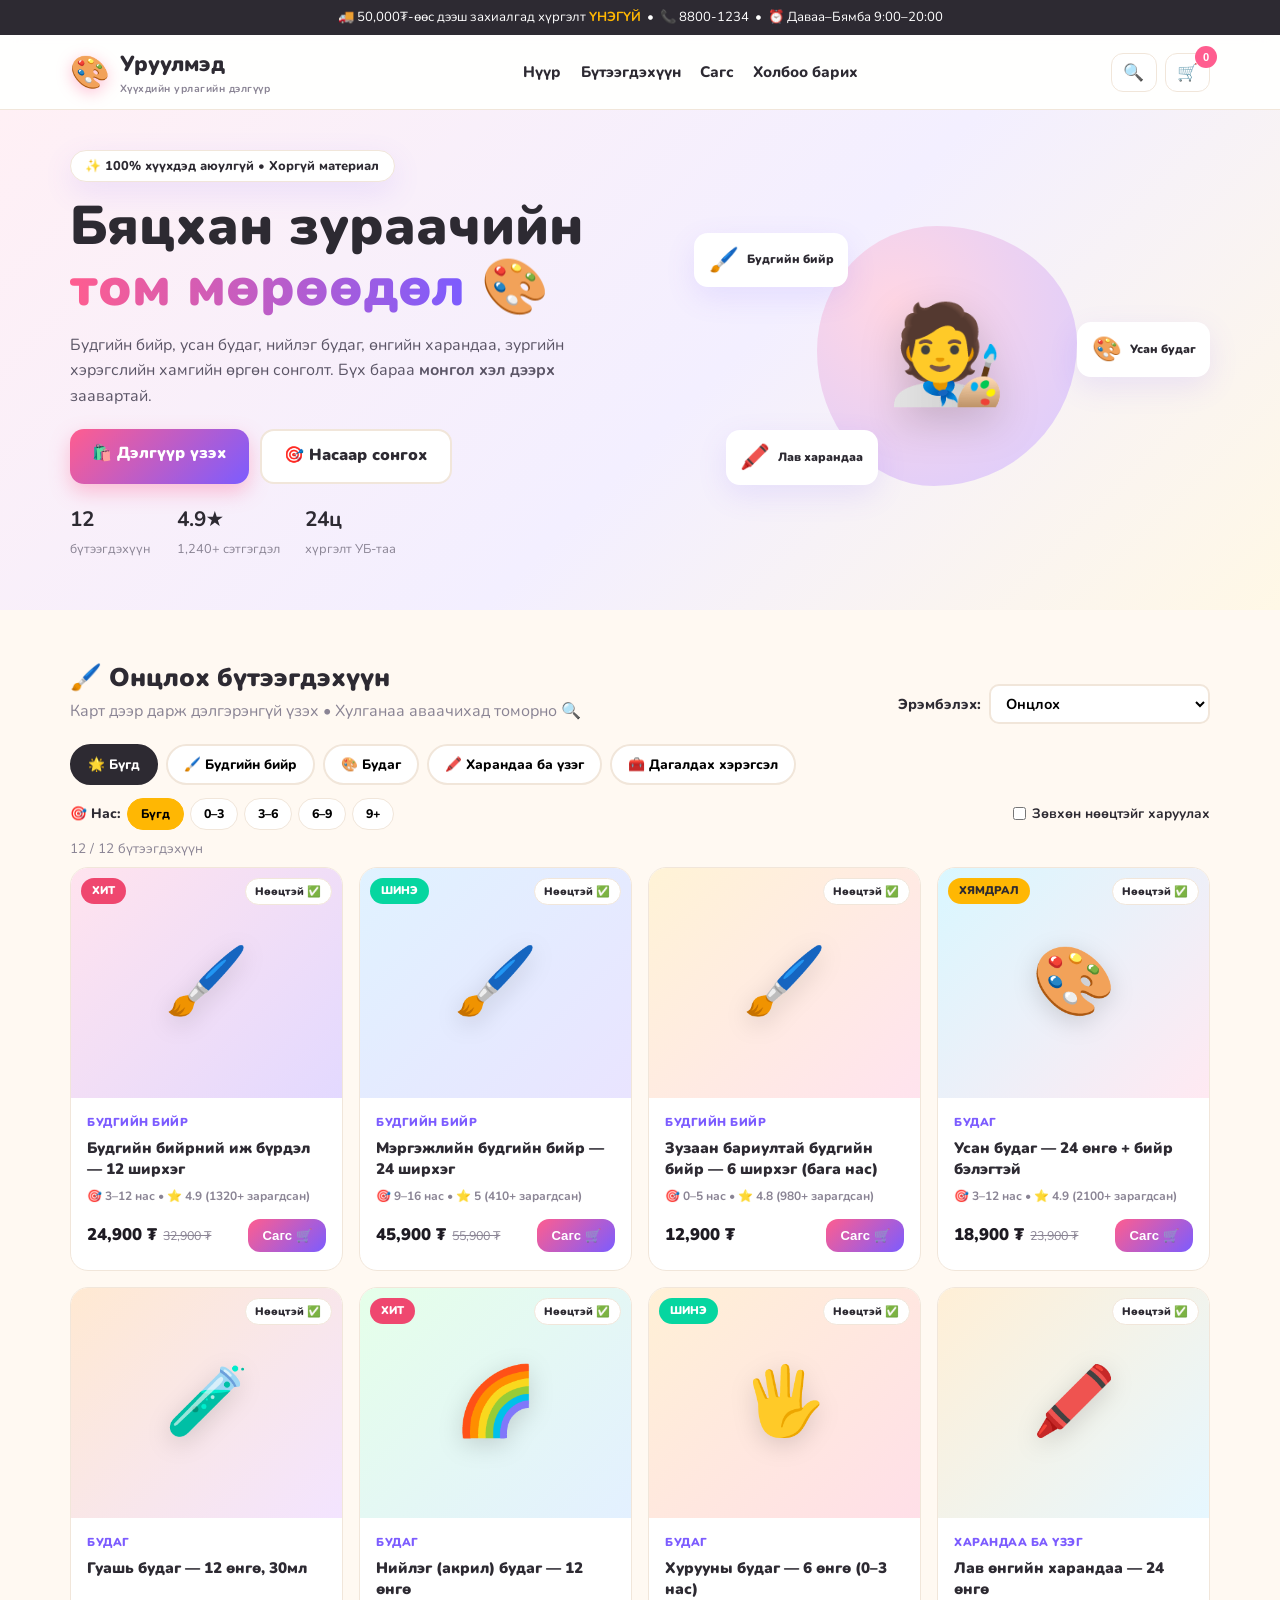
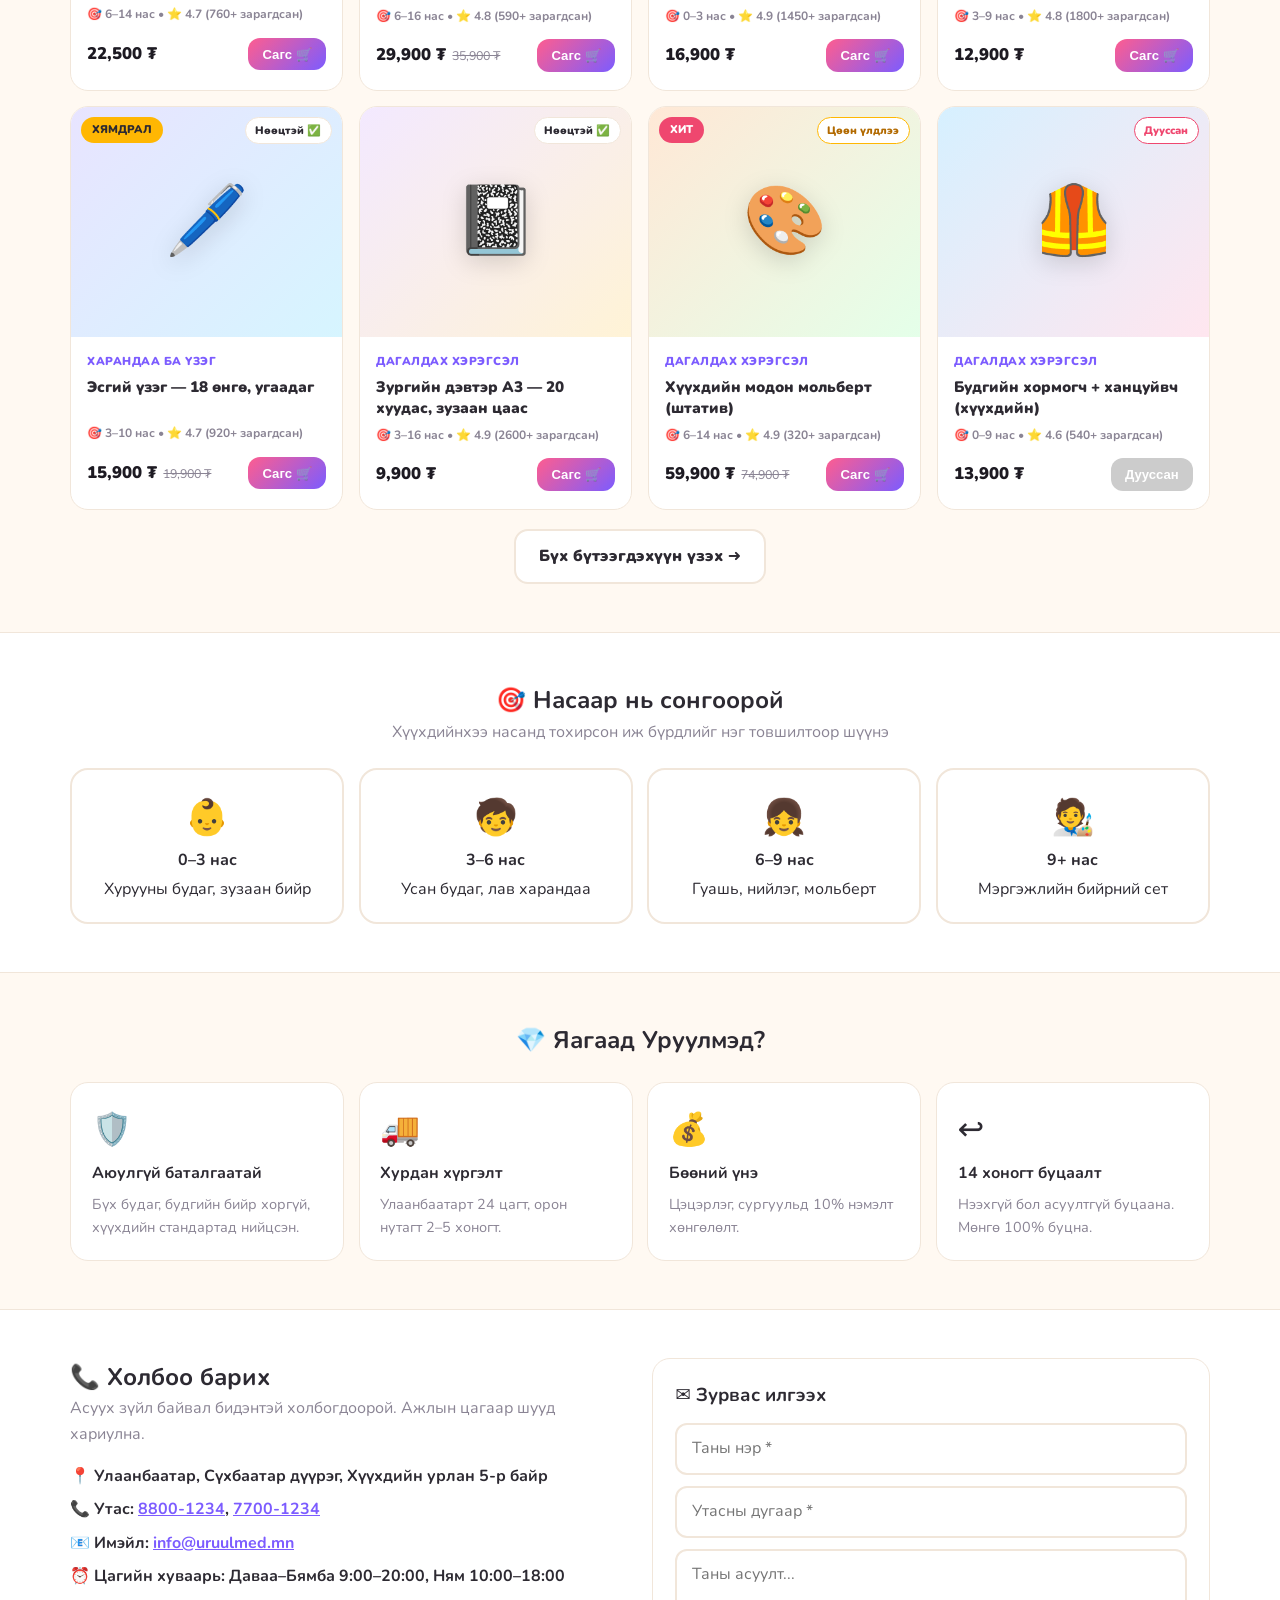
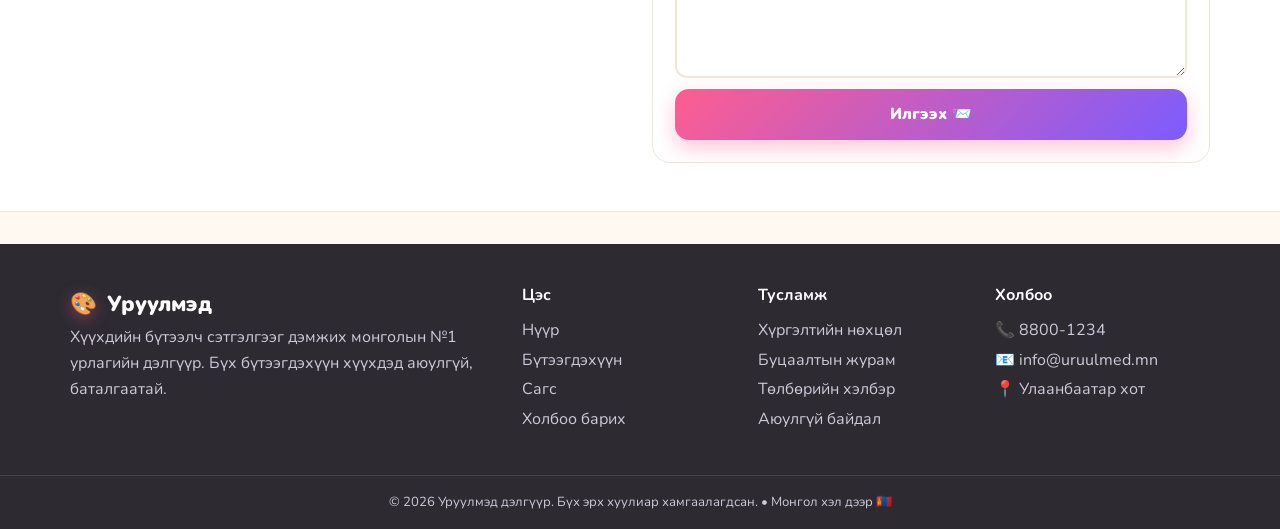
<file: index.html>
<!DOCTYPE html>
<html lang="mn">
<head>
<meta charset="UTF-8">
<meta name="viewport" content="width=device-width, initial-scale=1.0">
<title>Уруулмэд — Хүүхдийн Урлагийн Дэлгүүр | Будгийн бийр ба зургийн хэрэгсэл</title>
<meta name="description" content="Хүүхдийн будгийн бийр, усан будаг, нийлэг будаг, өнгийн харандаа, зургийн хэрэгслийн монгол онлайн дэлгүүр.">
<link rel="preconnect" href="https://fonts.googleapis.com">
<link href="https://fonts.googleapis.com/css2?family=Nunito:wght@400;600;700;800;900&display=swap" rel="stylesheet">
<link rel="stylesheet" href="style.css">
</head>
<body>
<div class="topbar">🚚 50,000₮-өөс дээш захиалгад хүргэлт <strong>ҮНЭГҮЙ</strong> &nbsp;•&nbsp; 📞 8800-1234 &nbsp;•&nbsp; ⏰ Даваа–Бямба 9:00–20:00</div>
<header class="header" id="header">
  <div class="container header-inner">
    <a href="index.html" class="logo"><span class="logo-icon">🎨</span><span class="logo-text">Уруулмэд<small>Хүүхдийн урлагийн дэлгүүр</small></span></a>
    <nav class="nav" id="nav" aria-label="Үндсэн цэс">
      <a href="index.html" class="nav-link active">Нүүр</a>
      <a href="products.html" class="nav-link">Бүтээгдэхүүн</a>
      <a href="cart.html" class="nav-link">Сагс</a>
      <a href="#holboo" class="nav-link">Холбоо барих</a>
    </nav>
    <div class="header-actions">
      <button class="search-toggle" id="searchToggle" aria-label="Хайлт">🔍</button>
      <button class="cart-btn" id="cartBtn" aria-label="Сагс нээх">🛒 <span class="cart-count" id="cartCount">0</span></button>
      <button class="burger" id="burger" aria-label="Цэс" aria-expanded="false"><span></span><span></span><span></span></button>
    </div>
  </div>
  <div class="search-bar" id="searchBar"><div class="container"><input type="search" id="searchInput" placeholder="Хайх: будгийн бийр, усан будаг, хормогч..." autocomplete="off"><button id="searchClear" aria-label="Цэвэрлэх">✕</button></div></div>
</header>
<main>
<section class="hero" id="nuur">
  <div class="container hero-grid">
    <div class="hero-text">
      <span class="pill">✨ 100% хүүхдэд аюулгүй • Хоргүй материал</span>
      <h1>Бяцхан зураачийн<br><span class="grad">том мөрөөдөл</span> 🎨</h1>
      <p>Будгийн бийр, усан будаг, нийлэг будаг, өнгийн харандаа, зургийн хэрэгслийн хамгийн өргөн сонголт. Бүх бараа <strong>монгол хэл дээрх</strong> заавартай.</p>
      <div class="hero-btns"><a href="products.html" class="btn btn-primary">🛍️ Дэлгүүр үзэх</a><a href="#nas" class="btn btn-ghost">🎯 Насаар сонгох</a></div>
      <div class="hero-stats"><div><strong id="statProducts">12</strong><span>бүтээгдэхүүн</span></div><div><strong>4.9★</strong><span>1,240+ сэтгэгдэл</span></div><div><strong>24ц</strong><span>хүргэлт УБ-таа</span></div></div>
    </div>
    <div class="hero-art" aria-hidden="true"><div class="hero-card hero-card-1">🖌️<span>Будгийн бийр</span></div><div class="hero-card hero-card-2">🎨<span>Усан будаг</span></div><div class="hero-card hero-card-3">🖍️<span>Лав харандаа</span></div><div class="hero-blob"></div><div class="hero-main">🧑‍🎨</div></div>
  </div>
</section>
<section class="section" id="buteegdehuun">
  <div class="container">
    <div class="section-head"><div><h2>🖌️ Онцлох бүтээгдэхүүн</h2><p class="muted">Карт дээр дарж дэлгэрэнгүй үзэх • Хулганаа аваачихад томорно 🔍</p></div>
      <div class="sort-wrap"><label for="sortSelect">Эрэмбэлэх:</label><select id="sortSelect"><option value="featured">Онцлох</option><option value="price-asc">Үнэ: хямдаас үнэтэй рүү</option><option value="price-desc">Үнэ: үнэтэйгээс хямд руу</option><option value="name">Нэрээр (А–Я)</option><option value="age">Насны доод хязгаараар</option></select></div>
    </div>
    <div class="filters"><button class="chip active" data-cat="all">🌟 Бүгд</button><button class="chip" data-cat="biir">🖌️ Будгийн бийр</button><button class="chip" data-cat="budag">🎨 Будаг</button><button class="chip" data-cat="harandaa">🖍️ Харандаа ба үзэг</button><button class="chip" data-cat="heregsel">🧰 Дагалдах хэрэгсэл</button></div>
    <div class="filters-row"><div class="age-filter"><span>🎯 Нас:</span><button class="mini active" data-age="all">Бүгд</button><button class="mini" data-age="0-3">0–3</button><button class="mini" data-age="3-6">3–6</button><button class="mini" data-age="6-9">6–9</button><button class="mini" data-age="9+">9+</button></div><label class="stock-only"><input type="checkbox" id="stockOnly"> Зөвхөн нөөцтэйг харуулах</label></div>
    <p class="result-info" id="resultInfo"></p>
    <div class="grid" id="productGrid" aria-live="polite"></div>
    <div class="empty" id="emptyState" hidden><div class="empty-icon">🔍</div><h3>Илэрц олдсонгүй</h3><p>Хайлтын үг эсвэл шүүлтүүрээ өөрчилж дахин оролдоно уу.</p><button class="btn btn-primary" id="resetFilters">Шүүлтүүр цэвэрлэх</button></div>
    <p class="center" style="margin-top:1.2rem"><a class="btn btn-ghost" href="products.html">Бүх бүтээгдэхүүн үзэх ➜</a></p>
  </div>
</section>
<section class="section section-soft" id="nas">
  <div class="container"><h2 class="center">🎯 Насаар нь сонгоорой</h2><p class="muted center">Хүүхдийнхээ насанд тохирсон иж бүрдлийг нэг товшилтоор шүүнэ</p>
    <div class="age-cards">
      <a class="age-card" href="products.html?age=0-3"><span class="age-emoji">👶</span><strong>0–3 нас</strong><span>Хурууны будаг, зузаан бийр</span></a>
      <a class="age-card" href="products.html?age=3-6"><span class="age-emoji">🧒</span><strong>3–6 нас</strong><span>Усан будаг, лав харандаа</span></a>
      <a class="age-card" href="products.html?age=6-9"><span class="age-emoji">👧</span><strong>6–9 нас</strong><span>Гуашь, нийлэг, мольберт</span></a>
      <a class="age-card" href="products.html?age=9+"><span class="age-emoji">🧑‍🎨</span><strong>9+ нас</strong><span>Мэргэжлийн бийрний сет</span></a>
    </div>
  </div>
</section>
<section class="section" id="davamag">
  <div class="container"><h2 class="center">💎 Яагаад Уруулмэд?</h2>
    <div class="perks"><div class="perk"><span>🛡️</span><strong>Аюулгүй баталгаатай</strong><p>Бүх будаг, будгийн бийр хоргүй, хүүхдийн стандартад нийцсэн.</p></div><div class="perk"><span>🚚</span><strong>Хурдан хүргэлт</strong><p>Улаанбаатарт 24 цагт, орон нутагт 2–5 хоногт.</p></div><div class="perk"><span>💰</span><strong>Бөөний үнэ</strong><p>Цэцэрлэг, сургуульд 10% нэмэлт хөнгөлөлт.</p></div><div class="perk"><span>↩️</span><strong>14 хоногт буцаалт</strong><p>Нээхгүй бол асуултгүй буцаана. Мөнгө 100% буцна.</p></div></div>
  </div>
</section>
<section class="section section-soft" id="holboo">
  <div class="container contact-grid"><div><h2>📞 Холбоо барих</h2><p class="muted">Асуух зүйл байвал бидэнтэй холбогдоорой. Ажлын цагаар шууд хариулна.</p><ul class="contact-list"><li>📍 Улаанбаатар, Сүхбаатар дүүрэг, Хүүхдийн урлан 5-р байр</li><li>📞 Утас: <a href="tel:88001234">8800-1234</a>, <a href="tel:77001234">7700-1234</a></li><li>📧 Имэйл: <a href="mailto:info@uruulmed.mn">info@uruulmed.mn</a></li><li>⏰ Цагийн хуваарь: Даваа–Бямба 9:00–20:00, Ням 10:00–18:00</li></ul></div>
    <form class="contact-form" id="contactForm"><h3>✉️ Зурвас илгээх</h3><input required name="name" placeholder="Таны нэр *" minlength="2"><input required name="phone" placeholder="Утасны дугаар *" title="Утасны дугаараа оруулна уу"><textarea name="msg" rows="4" placeholder="Таны асуулт..."></textarea><button class="btn btn-primary" type="submit">Илгээх 📨</button></form>
  </div>
</section>
</main>
<footer class="footer"><div class="container footer-grid"><div><div class="logo"><span class="logo-icon">🎨</span><span class="logo-text">Уруулмэд</span></div><p>Хүүхдийн бүтээлч сэтгэлгээг дэмжих монголын №1 урлагийн дэлгүүр. Бүх бүтээгдэхүүн хүүхдэд аюулгүй, баталгаатай.</p></div><div><strong>Цэс</strong><a href="index.html">Нүүр</a><a href="products.html">Бүтээгдэхүүн</a><a href="cart.html">Сагс</a><a href="#holboo">Холбоо барих</a></div><div><strong>Тусламж</strong><a href="#" data-info="Хүргэлт: УБ 24 цагт (5,000₮, 50,000₮-өөс дээш үнэгүй), орон нутаг 2–5 хоног.">Хүргэлтийн нөхцөл</a><a href="#" data-info="Нээхгүй барааг 14 хоногт буцаана. Чекээ хадгална уу.">Буцаалтын журам</a><a href="#" data-info="Дансаар, картаар, бэлнээр. Байгууллагаар нэхэмжлэх гаргана.">Төлбөрийн хэлбэр</a><a href="#" data-info="Бүх бараа хоргүй гэрчилгээтэй, хүүхдэд аюулгүй.">Аюулгүй байдал</a></div><div><strong>Холбоо</strong><span>📞 8800-1234</span><span>📧 info@uruulmed.mn</span><span>📍 Улаанбаатар хот</span></div></div><div class="footer-bottom">© 2026 Уруулмэд дэлгүүр. Бүх эрх хуулиар хамгаалагдсан. • Монгол хэл дээр 🇲🇳</div></footer>
<div class="overlay" id="cartOverlay" hidden></div>
<aside class="drawer" id="cartDrawer" aria-label="Худалдан авалтын сагс" aria-hidden="true">
  <div class="drawer-head"><h3>🛒 Таны сагс <span id="cartHeadCount">(0)</span></h3><button id="cartClose" aria-label="Сагс хаах">✕</button></div>
  <div class="drawer-body" id="cartItems"></div>
  <div class="drawer-foot"><div class="row"><span>Барааны дүн:</span><strong id="cartSubtotal">0 ₮</strong></div><div class="row"><span>Хүргэлт:</span><strong id="cartDelivery">0 ₮</strong></div><div class="free-hint" id="freeHint"></div><div class="row total"><span>Нийт төлөх:</span><strong id="cartTotal">0 ₮</strong></div><button class="btn btn-primary btn-block" id="checkoutBtn">Захиалга өгөх ➜</button><button class="btn btn-ghost btn-block" id="continueBtn">Үргэлжлүүлэн үзэх</button><p class="center" style="margin-top:.6rem"><a class="link-btn" href="cart.html">Сагсны хуудас руу очих ➜</a></p></div>
</aside>
<div class="overlay" id="modalOverlay" hidden></div>
<div class="modal" id="productModal" role="dialog" aria-modal="true" aria-label="Бүтээгдэхүүний дэлгэрэнгүй" hidden>
  <button class="modal-x" id="modalClose" aria-label="Хаах">✕</button>
  <div class="modal-grid"><div class="modal-visual" id="modalVisual"><span id="modalEmoji"></span><span class="modal-badge" id="modalBadge" hidden></span><span class="zoom-hint">🔍 Томруулж үзэх</span></div>
    <div class="modal-info"><p class="modal-cat" id="modalCat"></p><h3 id="modalName"></h3><div class="modal-rating" id="modalRating"></div>
      <div class="modal-specs"><div><span>🎯 Нас:</span><strong id="modalAge"></strong></div><div><span>🖌️ Үсний төрөл / Материал:</span><strong id="modalMaterial"></strong></div><div><span>📦 Үлдэгдэл:</span><strong id="modalStock"></strong></div><div><span>🏷️ Ангилал:</span><strong id="modalCatName"></strong></div></div>
      <p class="modal-desc" id="modalDesc"></p>
      <div class="modal-price-row"><span class="price" id="modalPrice"></span><span class="old-price" id="modalOld" hidden></span></div>
      <div class="qty-row"><span>Тоо:</span><div class="qty"><button id="qtyMinus" aria-label="Хасах">−</button><strong id="qtyVal">1</strong><button id="qtyPlus" aria-label="Нэмэх">+</button></div></div>
      <div class="modal-btns"><button class="btn btn-primary" id="modalAdd">Сагсанд хийх 🛒</button><button class="btn btn-ghost" id="modalBuy">Шууд худалдаж авах ⚡</button></div>
    </div>
  </div>
</div>
<div class="overlay" id="orderOverlay" hidden></div>
<div class="modal modal-sm" id="orderModal" role="dialog" aria-modal="true" aria-label="Захиалга баталгаажуулах" hidden>
  <button class="modal-x" id="orderClose" aria-label="Хаах">✕</button>
  <h3>📋 Захиалга баталгаажуулах</h3><p class="muted">Мэдээллээ оруулна уу — бид залгаж баталгаажуулна.</p>
  <form id="orderForm"><div class="form-grid"><input required name="name" placeholder="Овог нэр *" minlength="2"><input required name="phone" placeholder="Утас (8 оронтой тоо) *" pattern="[0-9]{8}" title="8 оронтой тоо оруулна уу"><input name="city" placeholder="Хот / Аймаг" value="Улаанбаатар"><input name="address" placeholder="Дүүрэг, хороо, байр, орц..."></div>
    <p class="form-label">Төлбөрийн хэлбэр:</p><div class="pay-methods"><label><input type="radio" name="pay" value="card" checked> 💳 Картаар</label><label><input type="radio" name="pay" value="cash"> 💵 Бэлнээр</label><label><input type="radio" name="pay" value="transfer"> 🏦 Дансаар</label></div>
    <div class="row total"><span>Төлөх дүн:</span><strong id="orderTotal">0 ₮</strong></div>
    <button class="btn btn-primary btn-block" type="submit">Захиалга баталгаажуулах ✅</button></form>
</div>
<div class="toast-wrap" id="toastWrap" aria-live="polite"></div>
<script src="script.js"></script>
</body>
</html>
</file>
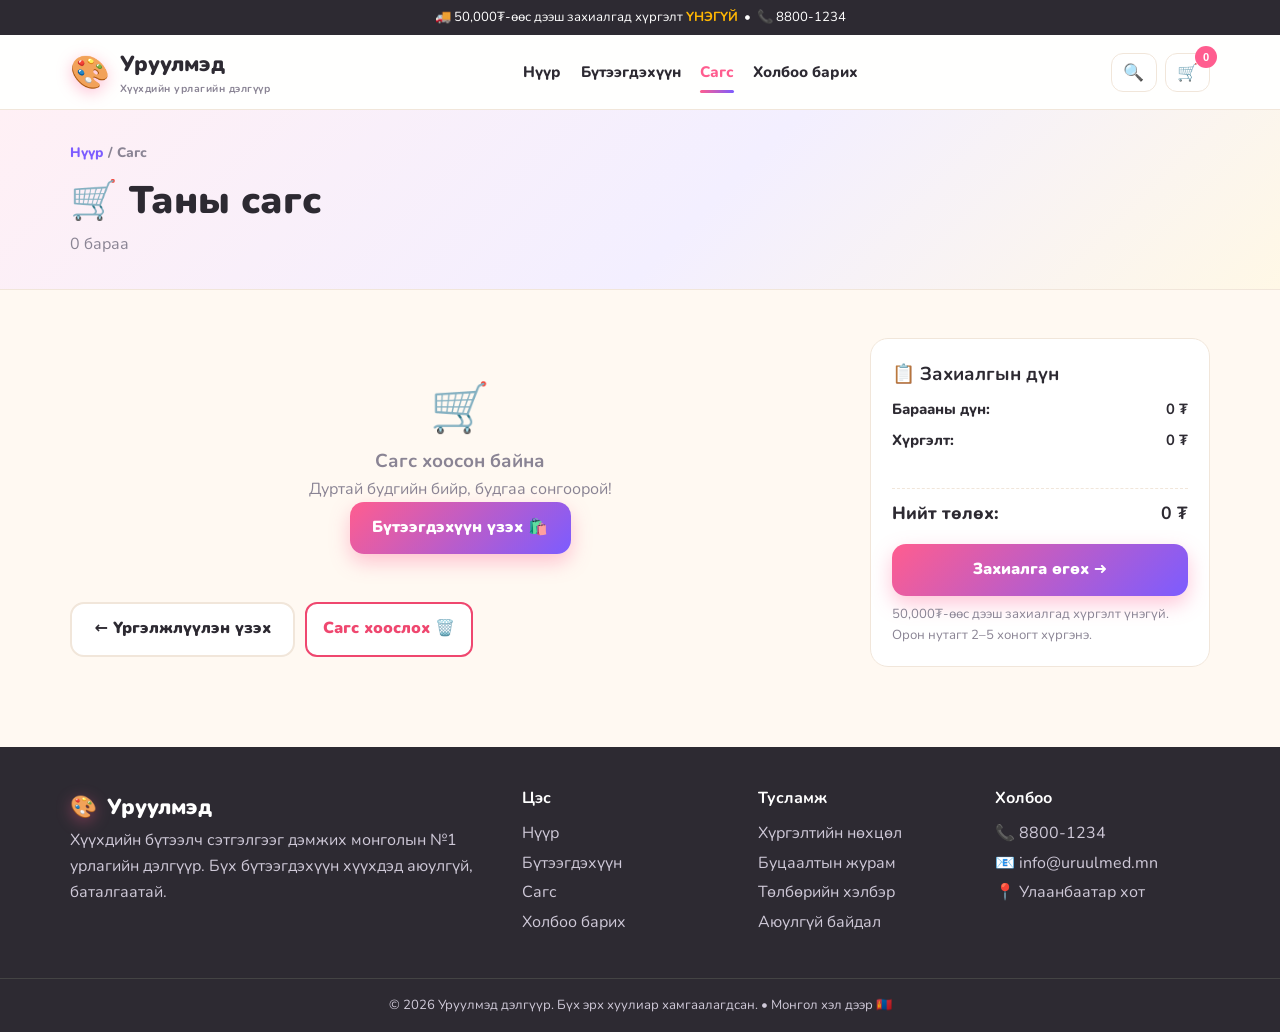
<file: cart.html>
<!DOCTYPE html>
<html lang="mn">
<head>
<meta charset="UTF-8">
<meta name="viewport" content="width=device-width, initial-scale=1.0">
<title>Сагс — Уруулмэд | Захиалга өгөх</title>
<meta name="description" content="Таны сагс — будгийн бийр, будаг, урлагийн хэрэгслийн захиалга.">
<link rel="preconnect" href="https://fonts.googleapis.com">
<link href="https://fonts.googleapis.com/css2?family=Nunito:wght@400;600;700;800;900&display=swap" rel="stylesheet">
<link rel="stylesheet" href="style.css">
</head>
<body>
<div class="topbar">🚚 50,000₮-өөс дээш захиалгад хүргэлт <strong>ҮНЭГҮЙ</strong> &nbsp;•&nbsp; 📞 8800-1234</div>
<header class="header" id="header">
  <div class="container header-inner">
    <a href="index.html" class="logo"><span class="logo-icon">🎨</span><span class="logo-text">Уруулмэд<small>Хүүхдийн урлагийн дэлгүүр</small></span></a>
    <nav class="nav" id="nav" aria-label="Үндсэн цэс">
      <a href="index.html" class="nav-link">Нүүр</a>
      <a href="products.html" class="nav-link">Бүтээгдэхүүн</a>
      <a href="cart.html" class="nav-link active">Сагс</a>
      <a href="index.html#holboo" class="nav-link">Холбоо барих</a>
    </nav>
    <div class="header-actions">
      <button class="search-toggle" id="searchToggle" aria-label="Хайлт">🔍</button>
      <button class="cart-btn" id="cartBtn" aria-label="Сагс нээх">🛒 <span class="cart-count" id="cartCount">0</span></button>
      <button class="burger" id="burger" aria-label="Цэс" aria-expanded="false"><span></span><span></span><span></span></button>
    </div>
  </div>
  <div class="search-bar" id="searchBar"><div class="container"><input type="search" id="searchInput" placeholder="Хайх: будгийн бийр, усан будаг..." autocomplete="off"><button id="searchClear" aria-label="Цэвэрлэх">✕</button></div></div>
</header>
<main>
<section class="page-hero">
  <div class="container">
    <p class="breadcrumb"><a href="index.html">Нүүр</a> / Сагс</p>
    <h1>🛒 Таны сагс</h1>
    <p class="muted" id="cartPageCount">0 бараа</p>
  </div>
</section>
<section class="section">
  <div class="container cart-layout">
    <div>
      <div class="cart-page-list" id="cartPageItems" aria-live="polite"></div>
      <div class="grid" id="productGrid" hidden aria-hidden="true"></div>
      <p id="resultInfo" hidden></p>
      <div id="emptyState" hidden></div>
      <div style="margin-top:1rem;display:flex;gap:.6rem;flex-wrap:wrap">
        <a class="btn btn-ghost" href="products.html">← Үргэлжлүүлэн үзэх</a>
        <button class="danger-btn" id="cartPageClear">Сагс хоослох 🗑️</button>
      </div>
    </div>
    <aside class="summary" aria-label="Захиалгын дүн">
      <h3>📋 Захиалгын дүн</h3>
      <div class="row"><span>Барааны дүн:</span><strong id="cartPageSubtotal">0 ₮</strong></div>
      <div class="row"><span>Хүргэлт:</span><strong id="cartPageDelivery">0 ₮</strong></div>
      <div class="free-hint" id="cartPageHint"></div>
      <div class="row total"><span>Нийт төлөх:</span><strong id="cartPageTotal">0 ₮</strong></div>
      <button class="btn btn-primary btn-block" id="cartPageOrder">Захиалга өгөх ➜</button>
      <p class="muted" style="font-size:.82rem">50,000₮-өөс дээш захиалгад хүргэлт үнэгүй. Орон нутагт 2–5 хоногт хүргэнэ.</p>
    </aside>
  </div>
</section>
</main>
<footer class="footer"><div class="container footer-grid"><div><div class="logo"><span class="logo-icon">🎨</span><span class="logo-text">Уруулмэд</span></div><p>Хүүхдийн бүтээлч сэтгэлгээг дэмжих монголын №1 урлагийн дэлгүүр. Бүх бүтээгдэхүүн хүүхдэд аюулгүй, баталгаатай.</p></div><div><strong>Цэс</strong><a href="index.html">Нүүр</a><a href="products.html">Бүтээгдэхүүн</a><a href="cart.html">Сагс</a><a href="index.html#holboo">Холбоо барих</a></div><div><strong>Тусламж</strong><a href="#" data-info="Хүргэлт: УБ 24 цагт (5,000₮, 50,000₮-өөс дээш үнэгүй), орон нутаг 2–5 хоног.">Хүргэлтийн нөхцөл</a><a href="#" data-info="Нээхгүй барааг 14 хоногт буцаана. Чекээ хадгална уу.">Буцаалтын журам</a><a href="#" data-info="Дансаар, картаар, бэлнээр. Байгууллагаар нэхэмжлэх гаргана.">Төлбөрийн хэлбэр</a><a href="#" data-info="Бүх бараа хоргүй гэрчилгээтэй, хүүхдэд аюулгүй.">Аюулгүй байдал</a></div><div><strong>Холбоо</strong><span>📞 8800-1234</span><span>📧 info@uruulmed.mn</span><span>📍 Улаанбаатар хот</span></div></div><div class="footer-bottom">© 2026 Уруулмэд дэлгүүр. Бүх эрх хуулиар хамгаалагдсан. • Монгол хэл дээр 🇲🇳</div></footer>
<div class="overlay" id="cartOverlay" hidden></div>
<aside class="drawer" id="cartDrawer" aria-label="Худалдан авалтын сагс" aria-hidden="true">
  <div class="drawer-head"><h3>🛒 Таны сагс <span id="cartHeadCount">(0)</span></h3><button id="cartClose" aria-label="Сагс хаах">✕</button></div>
  <div class="drawer-body" id="cartItems"></div>
  <div class="drawer-foot"><div class="row"><span>Барааны дүн:</span><strong id="cartSubtotal">0 ₮</strong></div><div class="row"><span>Хүргэлт:</span><strong id="cartDelivery">0 ₮</strong></div><div class="free-hint" id="freeHint"></div><div class="row total"><span>Нийт төлөх:</span><strong id="cartTotal">0 ₮</strong></div><button class="btn btn-primary btn-block" id="checkoutBtn">Захиалга өгөх ➜</button><button class="btn btn-ghost btn-block" id="continueBtn">Үргэлжлүүлэн үзэх</button></div>
</aside>
<div class="overlay" id="modalOverlay" hidden></div>
<div class="modal" id="productModal" role="dialog" aria-modal="true" aria-label="Бүтээгдэхүүний дэлгэрэнгүй" hidden>
  <button class="modal-x" id="modalClose" aria-label="Хаах">✕</button>
  <div class="modal-grid"><div class="modal-visual" id="modalVisual"><span id="modalEmoji"></span><span class="modal-badge" id="modalBadge" hidden></span><span class="zoom-hint">🔍 Томруулж үзэх</span></div>
    <div class="modal-info"><p class="modal-cat" id="modalCat"></p><h3 id="modalName"></h3><div class="modal-rating" id="modalRating"></div>
      <div class="modal-specs"><div><span>🎯 Нас:</span><strong id="modalAge"></strong></div><div><span>🖌️ Үсний төрөл / Материал:</span><strong id="modalMaterial"></strong></div><div><span>📦 Үлдэгдэл:</span><strong id="modalStock"></strong></div><div><span>🏷️ Ангилал:</span><strong id="modalCatName"></strong></div></div>
      <p class="modal-desc" id="modalDesc"></p>
      <div class="modal-price-row"><span class="price" id="modalPrice"></span><span class="old-price" id="modalOld" hidden></span></div>
      <div class="qty-row"><span>Тоо:</span><div class="qty"><button id="qtyMinus" aria-label="Хасах">−</button><strong id="qtyVal">1</strong><button id="qtyPlus" aria-label="Нэмэх">+</button></div></div>
      <div class="modal-btns"><button class="btn btn-primary" id="modalAdd">Сагсанд хийх 🛒</button><button class="btn btn-ghost" id="modalBuy">Шууд худалдаж авах ⚡</button></div>
    </div>
  </div>
</div>
<div class="overlay" id="orderOverlay" hidden></div>
<div class="modal modal-sm" id="orderModal" role="dialog" aria-modal="true" aria-label="Захиалга баталгаажуулах" hidden>
  <button class="modal-x" id="orderClose" aria-label="Хаах">✕</button>
  <h3>📋 Захиалга баталгаажуулах</h3><p class="muted">Мэдээллээ оруулна уу — бид залгаж баталгаажуулна.</p>
  <form id="orderForm"><div class="form-grid"><input required name="name" placeholder="Овог нэр *" minlength="2"><input required name="phone" placeholder="Утас (8 оронтой тоо) *" pattern="[0-9]{8}" title="8 оронтой тоо оруулна уу"><input name="city" placeholder="Хот / Аймаг" value="Улаанбаатар"><input name="address" placeholder="Дүүрэг, хороо, байр, орц..."></div>
    <p class="form-label">Төлбөрийн хэлбэр:</p><div class="pay-methods"><label><input type="radio" name="pay" value="card" checked> 💳 Картаар</label><label><input type="radio" name="pay" value="cash"> 💵 Бэлнээр</label><label><input type="radio" name="pay" value="transfer"> 🏦 Дансаар</label></div>
    <div class="row total"><span>Төлөх дүн:</span><strong id="orderTotal">0 ₮</strong></div>
    <button class="btn btn-primary btn-block" type="submit">Захиалга баталгаажуулах ✅</button></form>
</div>
<div class="toast-wrap" id="toastWrap" aria-live="polite"></div>
<script src="script.js"></script>
</body>
</html>
</file>
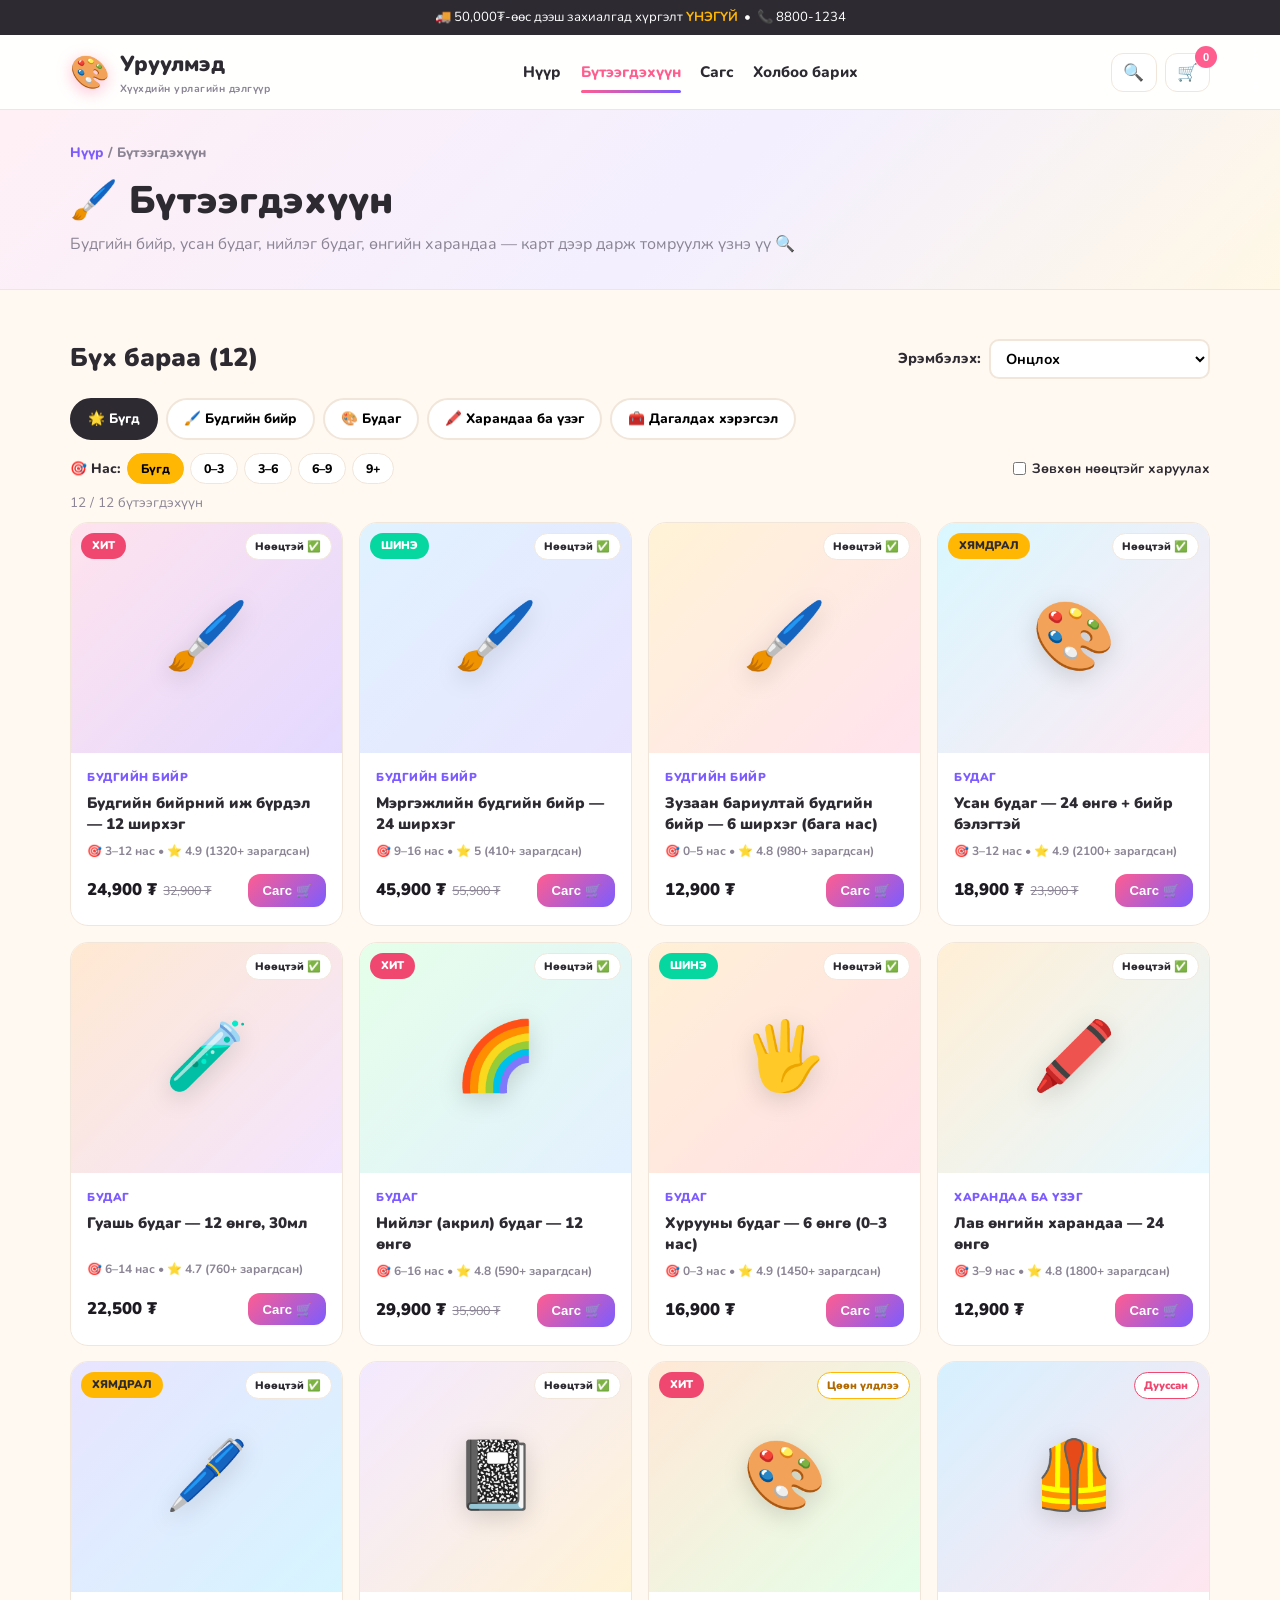
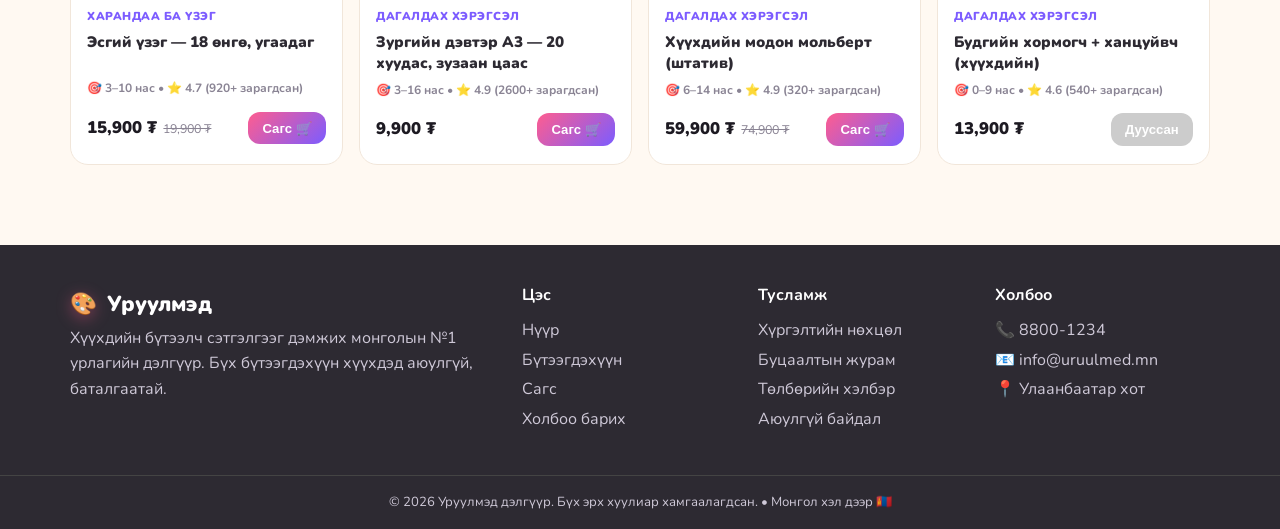
<file: products.html>
<!DOCTYPE html>
<html lang="mn">
<head>
<meta charset="UTF-8">
<meta name="viewport" content="width=device-width, initial-scale=1.0">
<title>Бүтээгдэхүүн — Уруулмэд | Будгийн бийр ба урлагийн хэрэгсэл</title>
<meta name="description" content="Будгийн бийр, усан будаг, нийлэг будаг, өнгийн харандаа — хүүхдийн урлагийн бүх хэрэгсэл нэг дороос.">
<link rel="preconnect" href="https://fonts.googleapis.com">
<link href="https://fonts.googleapis.com/css2?family=Nunito:wght@400;600;700;800;900&display=swap" rel="stylesheet">
<link rel="stylesheet" href="style.css">
</head>
<body>
<div class="topbar">🚚 50,000₮-өөс дээш захиалгад хүргэлт <strong>ҮНЭГҮЙ</strong> &nbsp;•&nbsp; 📞 8800-1234</div>
<header class="header" id="header">
  <div class="container header-inner">
    <a href="index.html" class="logo"><span class="logo-icon">🎨</span><span class="logo-text">Уруулмэд<small>Хүүхдийн урлагийн дэлгүүр</small></span></a>
    <nav class="nav" id="nav" aria-label="Үндсэн цэс">
      <a href="index.html" class="nav-link">Нүүр</a>
      <a href="products.html" class="nav-link active">Бүтээгдэхүүн</a>
      <a href="cart.html" class="nav-link">Сагс</a>
      <a href="index.html#holboo" class="nav-link">Холбоо барих</a>
    </nav>
    <div class="header-actions">
      <button class="search-toggle" id="searchToggle" aria-label="Хайлт">🔍</button>
      <button class="cart-btn" id="cartBtn" aria-label="Сагс нээх">🛒 <span class="cart-count" id="cartCount">0</span></button>
      <button class="burger" id="burger" aria-label="Цэс" aria-expanded="false"><span></span><span></span><span></span></button>
    </div>
  </div>
  <div class="search-bar" id="searchBar"><div class="container"><input type="search" id="searchInput" placeholder="Хайх: будгийн бийр, усан будаг, нийлэг, харандаа..." autocomplete="off"><button id="searchClear" aria-label="Цэвэрлэх">✕</button></div></div>
</header>
<main>
<section class="page-hero">
  <div class="container">
    <p class="breadcrumb"><a href="index.html">Нүүр</a> / Бүтээгдэхүүн</p>
    <h1>🖌️ Бүтээгдэхүүн</h1>
    <p class="muted">Будгийн бийр, усан будаг, нийлэг будаг, өнгийн харандаа — карт дээр дарж томруулж үзнэ үү 🔍</p>
  </div>
</section>
<section class="section" id="buteegdehuun">
  <div class="container">
    <div class="section-head">
      <div><h2>Бүх бараа (<span id="statProducts">12</span>)</h2></div>
      <div class="sort-wrap"><label for="sortSelect">Эрэмбэлэх:</label><select id="sortSelect"><option value="featured">Онцлох</option><option value="price-asc">Үнэ: хямдаас үнэтэй рүү</option><option value="price-desc">Үнэ: үнэтэйгээс хямд руу</option><option value="name">Нэрээр (А–Я)</option><option value="age">Насны доод хязгаараар</option></select></div>
    </div>
    <div class="filters"><button class="chip active" data-cat="all">🌟 Бүгд</button><button class="chip" data-cat="biir">🖌️ Будгийн бийр</button><button class="chip" data-cat="budag">🎨 Будаг</button><button class="chip" data-cat="harandaa">🖍️ Харандаа ба үзэг</button><button class="chip" data-cat="heregsel">🧰 Дагалдах хэрэгсэл</button></div>
    <div class="filters-row"><div class="age-filter"><span>🎯 Нас:</span><button class="mini active" data-age="all">Бүгд</button><button class="mini" data-age="0-3">0–3</button><button class="mini" data-age="3-6">3–6</button><button class="mini" data-age="6-9">6–9</button><button class="mini" data-age="9+">9+</button></div><label class="stock-only"><input type="checkbox" id="stockOnly"> Зөвхөн нөөцтэйг харуулах</label></div>
    <p class="result-info" id="resultInfo"></p>
    <div class="grid" id="productGrid" aria-live="polite"></div>
    <div class="empty" id="emptyState" hidden><div class="empty-icon">🔍</div><h3>Илэрц олдсонгүй</h3><p>Хайлтын үг эсвэл шүүлтүүрээ өөрчилж дахин оролдоно уу.</p><button class="btn btn-primary" id="resetFilters">Шүүлтүүр цэвэрлэх</button></div>
  </div>
</section>
</main>
<footer class="footer"><div class="container footer-grid"><div><div class="logo"><span class="logo-icon">🎨</span><span class="logo-text">Уруулмэд</span></div><p>Хүүхдийн бүтээлч сэтгэлгээг дэмжих монголын №1 урлагийн дэлгүүр. Бүх бүтээгдэхүүн хүүхдэд аюулгүй, баталгаатай.</p></div><div><strong>Цэс</strong><a href="index.html">Нүүр</a><a href="products.html">Бүтээгдэхүүн</a><a href="cart.html">Сагс</a><a href="index.html#holboo">Холбоо барих</a></div><div><strong>Тусламж</strong><a href="#" data-info="Хүргэлт: УБ 24 цагт (5,000₮, 50,000₮-өөс дээш үнэгүй), орон нутаг 2–5 хоног.">Хүргэлтийн нөхцөл</a><a href="#" data-info="Нээхгүй барааг 14 хоногт буцаана. Чекээ хадгална уу.">Буцаалтын журам</a><a href="#" data-info="Дансаар, картаар, бэлнээр. Байгууллагаар нэхэмжлэх гаргана.">Төлбөрийн хэлбэр</a><a href="#" data-info="Бүх бараа хоргүй гэрчилгээтэй, хүүхдэд аюулгүй.">Аюулгүй байдал</a></div><div><strong>Холбоо</strong><span>📞 8800-1234</span><span>📧 info@uruulmed.mn</span><span>📍 Улаанбаатар хот</span></div></div><div class="footer-bottom">© 2026 Уруулмэд дэлгүүр. Бүх эрх хуулиар хамгаалагдсан. • Монгол хэл дээр 🇲🇳</div></footer>
<div class="overlay" id="cartOverlay" hidden></div>
<aside class="drawer" id="cartDrawer" aria-label="Худалдан авалтын сагс" aria-hidden="true">
  <div class="drawer-head"><h3>🛒 Таны сагс <span id="cartHeadCount">(0)</span></h3><button id="cartClose" aria-label="Сагс хаах">✕</button></div>
  <div class="drawer-body" id="cartItems"></div>
  <div class="drawer-foot"><div class="row"><span>Барааны дүн:</span><strong id="cartSubtotal">0 ₮</strong></div><div class="row"><span>Хүргэлт:</span><strong id="cartDelivery">0 ₮</strong></div><div class="free-hint" id="freeHint"></div><div class="row total"><span>Нийт төлөх:</span><strong id="cartTotal">0 ₮</strong></div><button class="btn btn-primary btn-block" id="checkoutBtn">Захиалга өгөх ➜</button><button class="btn btn-ghost btn-block" id="continueBtn">Үргэлжлүүлэн үзэх</button><p class="center" style="margin-top:.6rem"><a class="link-btn" href="cart.html">Сагсны хуудас руу очих ➜</a></p></div>
</aside>
<div class="overlay" id="modalOverlay" hidden></div>
<div class="modal" id="productModal" role="dialog" aria-modal="true" aria-label="Бүтээгдэхүүний дэлгэрэнгүй" hidden>
  <button class="modal-x" id="modalClose" aria-label="Хаах">✕</button>
  <div class="modal-grid"><div class="modal-visual" id="modalVisual"><span id="modalEmoji"></span><span class="modal-badge" id="modalBadge" hidden></span><span class="zoom-hint">🔍 Томруулж үзэх</span></div>
    <div class="modal-info"><p class="modal-cat" id="modalCat"></p><h3 id="modalName"></h3><div class="modal-rating" id="modalRating"></div>
      <div class="modal-specs"><div><span>🎯 Нас:</span><strong id="modalAge"></strong></div><div><span>🖌️ Үсний төрөл / Материал:</span><strong id="modalMaterial"></strong></div><div><span>📦 Үлдэгдэл:</span><strong id="modalStock"></strong></div><div><span>🏷️ Ангилал:</span><strong id="modalCatName"></strong></div></div>
      <p class="modal-desc" id="modalDesc"></p>
      <div class="modal-price-row"><span class="price" id="modalPrice"></span><span class="old-price" id="modalOld" hidden></span></div>
      <div class="qty-row"><span>Тоо:</span><div class="qty"><button id="qtyMinus" aria-label="Хасах">−</button><strong id="qtyVal">1</strong><button id="qtyPlus" aria-label="Нэмэх">+</button></div></div>
      <div class="modal-btns"><button class="btn btn-primary" id="modalAdd">Сагсанд хийх 🛒</button><button class="btn btn-ghost" id="modalBuy">Шууд худалдаж авах ⚡</button></div>
    </div>
  </div>
</div>
<div class="overlay" id="orderOverlay" hidden></div>
<div class="modal modal-sm" id="orderModal" role="dialog" aria-modal="true" aria-label="Захиалга баталгаажуулах" hidden>
  <button class="modal-x" id="orderClose" aria-label="Хаах">✕</button>
  <h3>📋 Захиалга баталгаажуулах</h3><p class="muted">Мэдээллээ оруулна уу — бид залгаж баталгаажуулна.</p>
  <form id="orderForm"><div class="form-grid"><input required name="name" placeholder="Овог нэр *" minlength="2"><input required name="phone" placeholder="Утас (8 оронтой тоо) *" pattern="[0-9]{8}" title="8 оронтой тоо оруулна уу"><input name="city" placeholder="Хот / Аймаг" value="Улаанбаатар"><input name="address" placeholder="Дүүрэг, хороо, байр, орц..."></div>
    <p class="form-label">Төлбөрийн хэлбэр:</p><div class="pay-methods"><label><input type="radio" name="pay" value="card" checked> 💳 Картаар</label><label><input type="radio" name="pay" value="cash"> 💵 Бэлнээр</label><label><input type="radio" name="pay" value="transfer"> 🏦 Дансаар</label></div>
    <div class="row total"><span>Төлөх дүн:</span><strong id="orderTotal">0 ₮</strong></div>
    <button class="btn btn-primary btn-block" type="submit">Захиалга баталгаажуулах ✅</button></form>
</div>
<div class="toast-wrap" id="toastWrap" aria-live="polite"></div>
<script src="script.js"></script>
</body>
</html>
</file>
<file: style.css>
/* ===== Уруулмэд — Mobile-first responsive (ганц style.css) ===== */
:root{
  --bg:#fff9f2;--card:#fff;--ink:#2d2a32;--muted:#8a8494;--brand:#ff5d8f;--brand2:#7c5cff;
  --accent:#ffb703;--green:#06d6a0;--red:#ef476f;--line:#f1e6da;--radius:18px;
  --shadow:0 10px 30px rgba(124,92,255,.12);--shadow-lg:0 20px 50px rgba(124,92,255,.22);
}
*{box-sizing:border-box;margin:0;padding:0}
html{scroll-behavior:smooth}
body{font-family:'Nunito',system-ui,sans-serif;background:var(--bg);color:var(--ink);line-height:1.6;overflow-x:hidden}
.container{width:min(1140px,92%);margin:0 auto}
[hidden]{display:none !important}
.topbar{background:#2d2a32;color:#fff;text-align:center;font-size:.82rem;padding:.45rem .8rem}
.topbar strong{color:var(--accent)}
.header{position:sticky;top:0;z-index:50;background:rgba(255,255,255,.92);backdrop-filter:blur(12px);border-bottom:1px solid var(--line)}
.header-inner{display:flex;align-items:center;gap:1rem;padding:.7rem 0;position:relative}
.logo{display:flex;align-items:center;gap:.6rem;text-decoration:none;color:var(--ink);font-weight:900;font-size:1.35rem}
.logo-icon{font-size:2rem;filter:drop-shadow(0 4px 8px rgba(255,93,143,.4))}
.logo-text small{display:block;font-size:.65rem;font-weight:700;color:var(--muted);letter-spacing:.5px}
.nav{display:none;gap:1.2rem;margin-left:auto}
.nav-link{text-decoration:none;color:var(--ink);font-weight:800;font-size:.95rem;position:relative;padding:.3rem 0}
.nav-link.active,.nav-link:hover{color:var(--brand)}
.nav-link.active::after{content:"";position:absolute;left:0;right:0;bottom:-4px;height:3px;border-radius:99px;background:linear-gradient(90deg,var(--brand),var(--brand2))}
.header-actions{display:flex;align-items:center;gap:.5rem;margin-left:auto}
.search-toggle,.cart-btn,.burger{border:1px solid var(--line);background:#fff;border-radius:12px;padding:.5rem .7rem;font-size:1.05rem;cursor:pointer;transition:.2s}
.search-toggle:hover,.cart-btn:hover{transform:translateY(-2px);box-shadow:var(--shadow)}
.cart-btn{position:relative;font-weight:900;text-decoration:none;color:var(--ink);display:inline-block}
.cart-count{position:absolute;top:-8px;right:-8px;background:var(--brand);color:#fff;font-size:.7rem;min-width:22px;height:22px;border-radius:99px;display:grid;place-items:center;padding:0 5px}
.cart-count.pop{animation:pop .35s}
@keyframes pop{50%{transform:scale(1.5)}}
.burger{display:grid;gap:4px;padding:.65rem .7rem;background:#fff}
.burger span{width:20px;height:2.5px;background:var(--ink);border-radius:99px;display:block;transition:.25s}
.search-bar{max-height:0;overflow:hidden;transition:max-height .3s}
.search-bar.open{max-height:70px}
.search-bar .container{display:flex;gap:.5rem;padding-bottom:.7rem}
.search-bar input{flex:1;border:2px solid var(--line);border-radius:12px;padding:.65rem 1rem;font:inherit;outline:none}
.search-bar input:focus{border-color:var(--brand2)}
.search-bar button{border:none;background:var(--line);border-radius:12px;padding:0 1rem;cursor:pointer;font-weight:900}
/* Mobile nav — JS-ээс хамаарахгүй, дан CSS */
@media(max-width:759px){
  .nav.open{display:flex;position:absolute;top:100%;left:0;right:0;background:#fff;flex-direction:column;padding:1rem 4%;gap:.8rem;border-bottom:1px solid var(--line);box-shadow:0 14px 30px rgba(0,0,0,.1);z-index:60}
}
.hero{background:linear-gradient(135deg,#fff0f5,#f3efff 55%,#fff8e6);padding:2.5rem 0 3rem;position:relative;overflow:hidden}
.hero-grid{display:grid;gap:2rem;align-items:center}
.pill{display:inline-block;background:#fff;border:1px solid var(--line);border-radius:99px;padding:.3rem .9rem;font-size:.8rem;font-weight:800;box-shadow:var(--shadow)}
.hero h1{font-size:clamp(2rem,6vw,3.4rem);line-height:1.12;margin:.9rem 0;font-weight:900}
.grad{background:linear-gradient(90deg,var(--brand),var(--brand2));-webkit-background-clip:text;background-clip:text;color:transparent}
.hero-text p{color:#5b5566;max-width:34rem}
.hero-btns{display:flex;gap:.7rem;flex-wrap:wrap;margin:1.2rem 0}
.btn{border:none;cursor:pointer;text-decoration:none;display:inline-block;font:inherit;font-weight:900;border-radius:14px;padding:.8rem 1.4rem;transition:.2s;text-align:center}
.btn-primary{background:linear-gradient(135deg,var(--brand),var(--brand2));color:#fff;box-shadow:0 8px 20px rgba(255,93,143,.35)}
.btn-primary:hover{transform:translateY(-2px) scale(1.02)}
.btn-ghost{background:#fff;border:2px solid var(--line);color:var(--ink)}
.btn-ghost:hover{border-color:var(--brand2)}
.btn-block{width:100%;margin-top:.6rem}
.hero-stats{display:flex;gap:1.6rem;margin-top:1rem;flex-wrap:wrap}
.hero-stats strong{display:block;font-size:1.3rem}
.hero-stats span{font-size:.8rem;color:var(--muted)}
.hero-art{position:relative;min-height:280px;display:grid;place-items:center}
.hero-blob{position:absolute;width:260px;height:260px;background:radial-gradient(circle at 30% 30%,#ffd6e4,#d9ccff);border-radius:46% 54% 55% 45%/48% 45% 55% 52%;animation:blob 7s ease-in-out infinite}
@keyframes blob{50%{border-radius:55% 45% 45% 55%/45% 55% 45% 55%;transform:rotate(8deg) scale(1.05)}}
.hero-main{font-size:6rem;position:relative;z-index:2;filter:drop-shadow(0 14px 20px rgba(0,0,0,.18));animation:float 3.5s ease-in-out infinite}
@keyframes float{50%{transform:translateY(-12px)}}
.hero-card{position:absolute;z-index:3;background:#fff;border-radius:14px;padding:.5rem .9rem;font-size:1.5rem;font-weight:900;box-shadow:var(--shadow);display:flex;align-items:center;gap:.5rem;animation:float 4s ease-in-out infinite}
.hero-card span{font-size:.75rem}
.hero-card-1{top:6%;left:2%}.hero-card-2{top:38%;right:0;animation-delay:-1.2s}.hero-card-3{bottom:4%;left:8%;animation-delay:-2.2s}
/* Дэд хуудасны толгой */
.page-hero{background:linear-gradient(135deg,#fff0f5,#f3efff 55%,#fff8e6);padding:2rem 0;border-bottom:1px solid var(--line)}
.page-hero h1{font-size:clamp(1.6rem,4vw,2.4rem);font-weight:900}
.breadcrumb{font-size:.85rem;font-weight:800;color:var(--muted);margin-bottom:.4rem}
.breadcrumb a{color:var(--brand2);text-decoration:none}
.section{padding:3rem 0}
.section-soft{background:#fff;border-top:1px solid var(--line);border-bottom:1px solid var(--line)}
.center{text-align:center}
.muted{color:var(--muted)}
.section-head{display:flex;justify-content:space-between;align-items:end;gap:1rem;flex-wrap:wrap;margin-bottom:1.2rem}
.section-head h2{font-size:1.6rem;font-weight:900}
.sort-wrap{display:flex;align-items:center;gap:.5rem;font-weight:800;font-size:.9rem}
.sort-wrap select{font:inherit;font-weight:700;border:2px solid var(--line);border-radius:10px;padding:.45rem .7rem;background:#fff}
.filters{display:flex;gap:.5rem;flex-wrap:wrap;margin-bottom:.8rem}
.chip{border:2px solid var(--line);background:#fff;border-radius:99px;padding:.5rem 1rem;font:inherit;font-weight:800;font-size:.85rem;cursor:pointer;transition:.2s}
.chip:hover{transform:translateY(-2px)}
.chip.active{background:#2d2a32;color:#fff;border-color:#2d2a32}
.filters-row{display:flex;justify-content:space-between;align-items:center;flex-wrap:wrap;gap:.7rem;margin-bottom:.4rem}
.age-filter{display:flex;align-items:center;gap:.4rem;flex-wrap:wrap;font-weight:800;font-size:.85rem}
.mini{border:1.5px solid var(--line);background:#fff;border-radius:99px;padding:.3rem .8rem;font:inherit;font-weight:800;font-size:.78rem;cursor:pointer;transition:.2s}
.mini:hover{transform:translateY(-1px)}
.mini.active{background:var(--accent);border-color:var(--accent)}
.stock-only{display:flex;align-items:center;gap:.4rem;font-size:.85rem;font-weight:700}
.result-info{font-size:.85rem;color:var(--muted);margin:.5rem 0}
.grid{display:grid;grid-template-columns:repeat(2,1fr);gap:1rem}
.card{
  background:var(--card);border:1px solid var(--line);border-radius:var(--radius);overflow:hidden;cursor:pointer;
  position:relative;animation:fadeUp .5s both;transition:transform .35s cubic-bezier(.2,.8,.2,1.15), box-shadow .35s, border-color .35s;
  display:flex;flex-direction:column;will-change:transform;
}
@keyframes fadeUp{from{opacity:0;transform:translateY(14px)}}
.card:hover,.card:focus-within{
  transform:translateY(-10px) scale(1.035);
  box-shadow:var(--shadow-lg);
  border-color:rgba(124,92,255,.35);
  z-index:2;
}
.card:active{transform:translateY(-6px) scale(1.01)}
.card-visual{
  aspect-ratio:1/.85;display:grid;place-items:center;font-size:4.2rem;position:relative;overflow:hidden;transition:.35s;
}
.card-visual::before{
  content:"";position:absolute;inset:0;
  background:linear-gradient(120deg,transparent 25%,rgba(255,255,255,.45) 50%,transparent 75%);
  transform:translateX(-120%);transition:transform .7s;pointer-events:none;
}
.card:hover .card-visual::before{transform:translateX(120%)}
.card-visual .zoom{
  font-size:inherit;transition:transform .45s cubic-bezier(.2,.9,.3,1.4);display:inline-block;
  filter:drop-shadow(0 6px 12px rgba(0,0,0,.15));will-change:transform;
}
.card:hover .zoom,.card:focus-within .zoom{transform:scale(1.5) rotate(-6deg)}
.card-hint{
  position:absolute;bottom:10px;left:50%;transform:translateX(-50%) translateY(12px);
  background:rgba(45,42,50,.88);color:#fff;font-size:.68rem;font-weight:800;border-radius:99px;
  padding:.25rem .7rem;opacity:0;transition:.3s;white-space:nowrap;pointer-events:none;
}
.card:hover .card-hint,.card:focus-within .card-hint{opacity:1;transform:translateX(-50%) translateY(0)}
.badge{position:absolute;top:10px;left:10px;font-size:.7rem;font-weight:900;border-radius:99px;padding:.25rem .7rem;color:#fff;background:var(--brand2)}
.badge.hit{background:var(--red)}.badge.new{background:var(--green)}.badge.sale{background:var(--accent);color:#2d2a32}
.stock-dot{position:absolute;top:10px;right:10px;font-size:.68rem;font-weight:900;background:#fff;border-radius:99px;padding:.25rem .6rem;border:1px solid var(--line)}
.stock-dot.out{color:var(--red);border-color:var(--red)}
.stock-dot.low{color:#b26a00;border-color:var(--accent)}
.card-body{padding:.9rem 1rem 1.1rem;display:flex;flex-direction:column;gap:.25rem;flex:1}
.card-cat{font-size:.72rem;font-weight:900;color:var(--brand2);text-transform:uppercase;letter-spacing:.5px}
.card-body h3{font-size:.95rem;font-weight:900;margin:.2rem 0;line-height:1.35;min-height:2.6em}
.card-meta{font-size:.75rem;color:var(--muted);font-weight:700}
.card-foot{display:flex;align-items:center;justify-content:space-between;margin-top:.6rem;gap:.5rem}
.price{font-weight:900;font-size:1.05rem;color:#1d1a22}
.old-price{font-size:.78rem;color:var(--muted);text-decoration:line-through;margin-left:.4rem}
.add-btn{border:none;background:linear-gradient(135deg,var(--brand),var(--brand2));color:#fff;font-weight:900;border-radius:12px;padding:.55rem .9rem;cursor:pointer;font-size:.82rem;transition:.2s;white-space:nowrap}
.add-btn:hover{transform:scale(1.06)}
.add-btn:disabled{background:#ccc;cursor:not-allowed;transform:none}
.empty{text-align:center;padding:3rem 1rem;background:#fff;border:1px dashed var(--line);border-radius:var(--radius)}
.empty-icon{font-size:3rem}
.age-cards{display:grid;grid-template-columns:repeat(2,1fr);gap:.9rem;margin-top:1.4rem}
.age-card{background:#fff;border:2px solid var(--line);border-radius:var(--radius);padding:1.2rem;cursor:pointer;font:inherit;text-align:center;transition:.25s;display:grid;gap:.2rem;justify-items:center;text-decoration:none;color:var(--ink)}
.age-card:hover{border-color:var(--brand);transform:translateY(-4px) scale(1.02);box-shadow:var(--shadow)}
.age-emoji{font-size:2.2rem}
.perks{display:grid;gap:.9rem;margin-top:1.4rem}
.perk{background:#fff;border:1px solid var(--line);border-radius:var(--radius);padding:1.3rem;transition:.25s}
.perk:hover{transform:translateY(-4px);box-shadow:var(--shadow)}
.perk span{font-size:2rem}.perk strong{display:block;margin:.4rem 0}.perk p{color:var(--muted);font-size:.9rem}
.contact-grid{display:grid;gap:1.5rem}
.contact-list{list-style:none;margin-top:1rem;display:grid;gap:.5rem;font-weight:700}
.contact-list a{color:var(--brand2)}
.contact-form{background:#fff;border:1px solid var(--line);border-radius:var(--radius);padding:1.4rem;display:grid;gap:.7rem}
.contact-form input,.contact-form textarea,.form-grid input,.form-grid textarea{font:inherit;border:2px solid var(--line);border-radius:12px;padding:.7rem .9rem;outline:none;width:100%}
.contact-form input:focus,.contact-form textarea:focus,.form-grid input:focus{border-color:var(--brand2)}
.footer{background:#2d2a32;color:#cfc9d8;margin-top:2rem}
.footer-grid{display:grid;gap:1.4rem;padding:2.4rem 0}
.footer .logo-text{color:#fff}
.footer strong{display:block;color:#fff;margin-bottom:.6rem}
.footer a,.footer span{display:block;color:#cfc9d8;text-decoration:none;font-size:.9rem;margin:.25rem 0;background:none;border:none;font:inherit;text-align:left;cursor:pointer;padding:0}
.footer a:hover,.footer button:hover{color:#fff}
.footer-bottom{text-align:center;border-top:1px solid #444;padding:1rem;font-size:.82rem}
/* Сагсны хуудас */
.cart-layout{display:grid;gap:1.2rem;align-items:start}
.cart-page-list{display:grid;gap:.8rem}
.cart-page-item{display:flex;gap:.9rem;background:#fff;border:1px solid var(--line);border-radius:16px;padding:.9rem;align-items:center}
.cart-page-item .ci-emoji{font-size:2.6rem;width:72px;height:72px;display:grid;place-items:center;border-radius:14px;flex-shrink:0}
.cart-page-item .ci-info{flex:1;min-width:0}
.cart-page-item strong{font-size:.95rem;display:block;line-height:1.35}
.summary{background:#fff;border:1px solid var(--line);border-radius:18px;padding:1.3rem;display:grid;gap:.5rem;position:sticky;top:90px}
.summary .row{display:flex;justify-content:space-between;font-weight:800;font-size:.92rem}
.link-btn{background:none;border:none;color:var(--brand2);font:inherit;font-weight:800;cursor:pointer;text-decoration:underline;padding:0}
.danger-btn{background:#fff;border:2px solid var(--red);color:var(--red);border-radius:12px;padding:.6rem 1rem;font:inherit;font-weight:900;cursor:pointer}
/* Drawer / modal / toast */
.overlay{position:fixed;inset:0;background:rgba(30,25,45,.55);backdrop-filter:blur(3px);z-index:90;animation:fade .25s}
@keyframes fade{from{opacity:0}}
.drawer{position:fixed;top:0;right:0;bottom:0;width:min(420px,94vw);background:#fff;z-index:100;display:flex;flex-direction:column;border-radius:20px 0 0 20px;transform:translateX(105%);transition:transform .35s cubic-bezier(.2,.9,.3,1.1)}
.drawer.open{transform:none}
.drawer-head{display:flex;justify-content:space-between;align-items:center;padding:1.1rem 1.2rem;border-bottom:1px solid var(--line)}
.drawer-head button,.modal-x{border:1px solid var(--line);background:#fff;border-radius:10px;width:36px;height:36px;cursor:pointer;font-weight:900}
.drawer-body{flex:1;overflow:auto;padding:1rem 1.2rem;display:flex;flex-direction:column;gap:.8rem}
.cart-item{display:flex;gap:.8rem;border:1px solid var(--line);border-radius:14px;padding:.7rem;align-items:center;animation:fadeUp .3s}
.cart-item .ci-emoji{font-size:2.2rem;background:var(--bg);border-radius:10px;width:56px;height:56px;display:grid;place-items:center;flex-shrink:0}
.cart-item .ci-info{flex:1;min-width:0}
.cart-item strong{font-size:.82rem;display:block;line-height:1.3}
.cart-item .ci-price{font-size:.8rem;color:var(--muted);font-weight:800}
.ci-qty{display:flex;align-items:center;gap:.5rem;margin-top:.3rem}
.ci-qty button{width:28px;height:28px;border-radius:8px;border:1px solid var(--line);background:#fff;cursor:pointer;font-weight:900}
.ci-del{border:none;background:none;cursor:pointer;font-size:1rem;opacity:.6}
.ci-del:hover{opacity:1}
.cart-empty{text-align:center;padding:2rem 0;color:var(--muted)}
.cart-empty div{font-size:3rem}
.drawer-foot{border-top:1px solid var(--line);padding:1.1rem 1.2rem;background:#fffdf9}
.drawer-foot .row{display:flex;justify-content:space-between;font-weight:800;font-size:.9rem;margin:.2rem 0}
.row.total{font-size:1.1rem;border-top:1px dashed var(--line);padding-top:.6rem;margin-top:.6rem}
.free-hint{font-size:.78rem;font-weight:800;color:var(--green);margin:.3rem 0}
.free-hint.need{color:#b26a00}
.modal{
  position:fixed;z-index:110;left:50%;top:50%;
  transform:translate(-50%,-50%) scale(.94);
  width:min(860px,94vw);max-height:92vh;overflow:auto;background:#fff;border-radius:22px;padding:1.5rem;
  animation:zoomIn .32s cubic-bezier(.2,.9,.3,1.2);box-shadow:0 30px 80px rgba(0,0,0,.3);
}
@keyframes zoomIn{from{opacity:0;transform:translate(-50%,-48%) scale(.9)}}
.modal-sm{width:min(520px,94vw)}
.modal-x{position:absolute;top:12px;right:12px;z-index:2}
.modal-grid{display:grid;gap:1.2rem}
.modal-visual{
  border-radius:18px;min-height:260px;display:grid;place-items:center;font-size:7rem;position:relative;overflow:hidden;
  cursor:zoom-in;transition:.3s;perspective:800px;
}
.modal-visual span:first-child{transition:transform .35s cubic-bezier(.2,.9,.3,1.4)}
.modal-visual.zoomed span:first-child{transform:scale(1.85) rotate(-6deg)}
.modal-badge{position:absolute;top:12px;left:12px;color:#fff;font-size:.75rem;font-weight:900;border-radius:99px;padding:.3rem .8rem;background:var(--brand2)}
.zoom-hint{position:absolute;bottom:10px;background:rgba(45,42,50,.85);color:#fff;font-size:.72rem;font-weight:800;border-radius:99px;padding:.3rem .8rem}
.modal-cat{color:var(--brand2);font-weight:900;font-size:.78rem;text-transform:uppercase;letter-spacing:.5px}
.modal-info h3{font-size:1.35rem;font-weight:900;margin:.2rem 0}
.modal-rating{font-size:.85rem;font-weight:800;color:#b26a00}
.modal-specs{display:grid;grid-template-columns:1fr 1fr;gap:.5rem;background:var(--bg);border:1px solid var(--line);border-radius:14px;padding:.8rem;margin:.9rem 0;font-size:.82rem}
.modal-specs span{color:var(--muted);font-weight:700;display:block;font-size:.72rem}
.modal-desc{color:#5b5566;font-size:.92rem}
.modal-price-row{margin:.8rem 0;display:flex;align-items:baseline}
.modal-price-row .price{font-size:1.6rem}
.qty-row{display:flex;align-items:center;gap:.8rem;font-weight:800}
.qty{display:flex;align-items:center;gap:.8rem;border:2px solid var(--line);border-radius:12px;padding:.3rem .8rem}
.qty button{width:30px;height:30px;border-radius:8px;border:1px solid var(--line);background:#fff;cursor:pointer;font-weight:900;font-size:1rem}
.modal-btns{display:flex;gap:.6rem;flex-wrap:wrap;margin-top:1rem}
.form-grid{display:grid;gap:.6rem}
.form-label{font-weight:900;margin:.8rem 0 .3rem}
.pay-methods{display:flex;gap:.5rem;flex-wrap:wrap}
.pay-methods label{border:2px solid var(--line);border-radius:12px;padding:.5rem .9rem;font-weight:800;font-size:.85rem;cursor:pointer}
.pay-methods input{accent-color:var(--brand)}
.toast-wrap{position:fixed;bottom:16px;left:50%;transform:translateX(-50%);z-index:200;display:flex;flex-direction:column;gap:.5rem;width:min(420px,92vw)}
.toast{background:#2d2a32;color:#fff;border-radius:14px;padding:.8rem 1.1rem;font-weight:800;font-size:.88rem;box-shadow:0 10px 30px rgba(0,0,0,.25);animation:toastIn .3s}
@keyframes toastIn{from{opacity:0;transform:translateY(12px)}}
.toast.ok{border-left:5px solid var(--green)}.toast.err{border-left:5px solid var(--red)}
@media(min-width:760px){
  .nav{display:flex}.burger{display:none}.grid{grid-template-columns:repeat(3,1fr)}
  .age-cards{grid-template-columns:repeat(4,1fr)}.perks{grid-template-columns:repeat(4,1fr)}
  .modal-grid{grid-template-columns:1fr 1fr}.contact-grid{grid-template-columns:1fr 1fr}
  .footer-grid{grid-template-columns:2fr 1fr 1fr 1fr}.hero-grid{grid-template-columns:1.05fr .95fr}
  .cart-layout{grid-template-columns:1fr 340px}
}
@media(min-width:1020px){.grid{grid-template-columns:repeat(4,1fr)}}
@media (hover:none){
  .card:hover{transform:none}
  .card:active{transform:scale(.98)}
}
@media(prefers-reduced-motion:reduce){*{animation:none!important;transition:none!important}}
</file>
